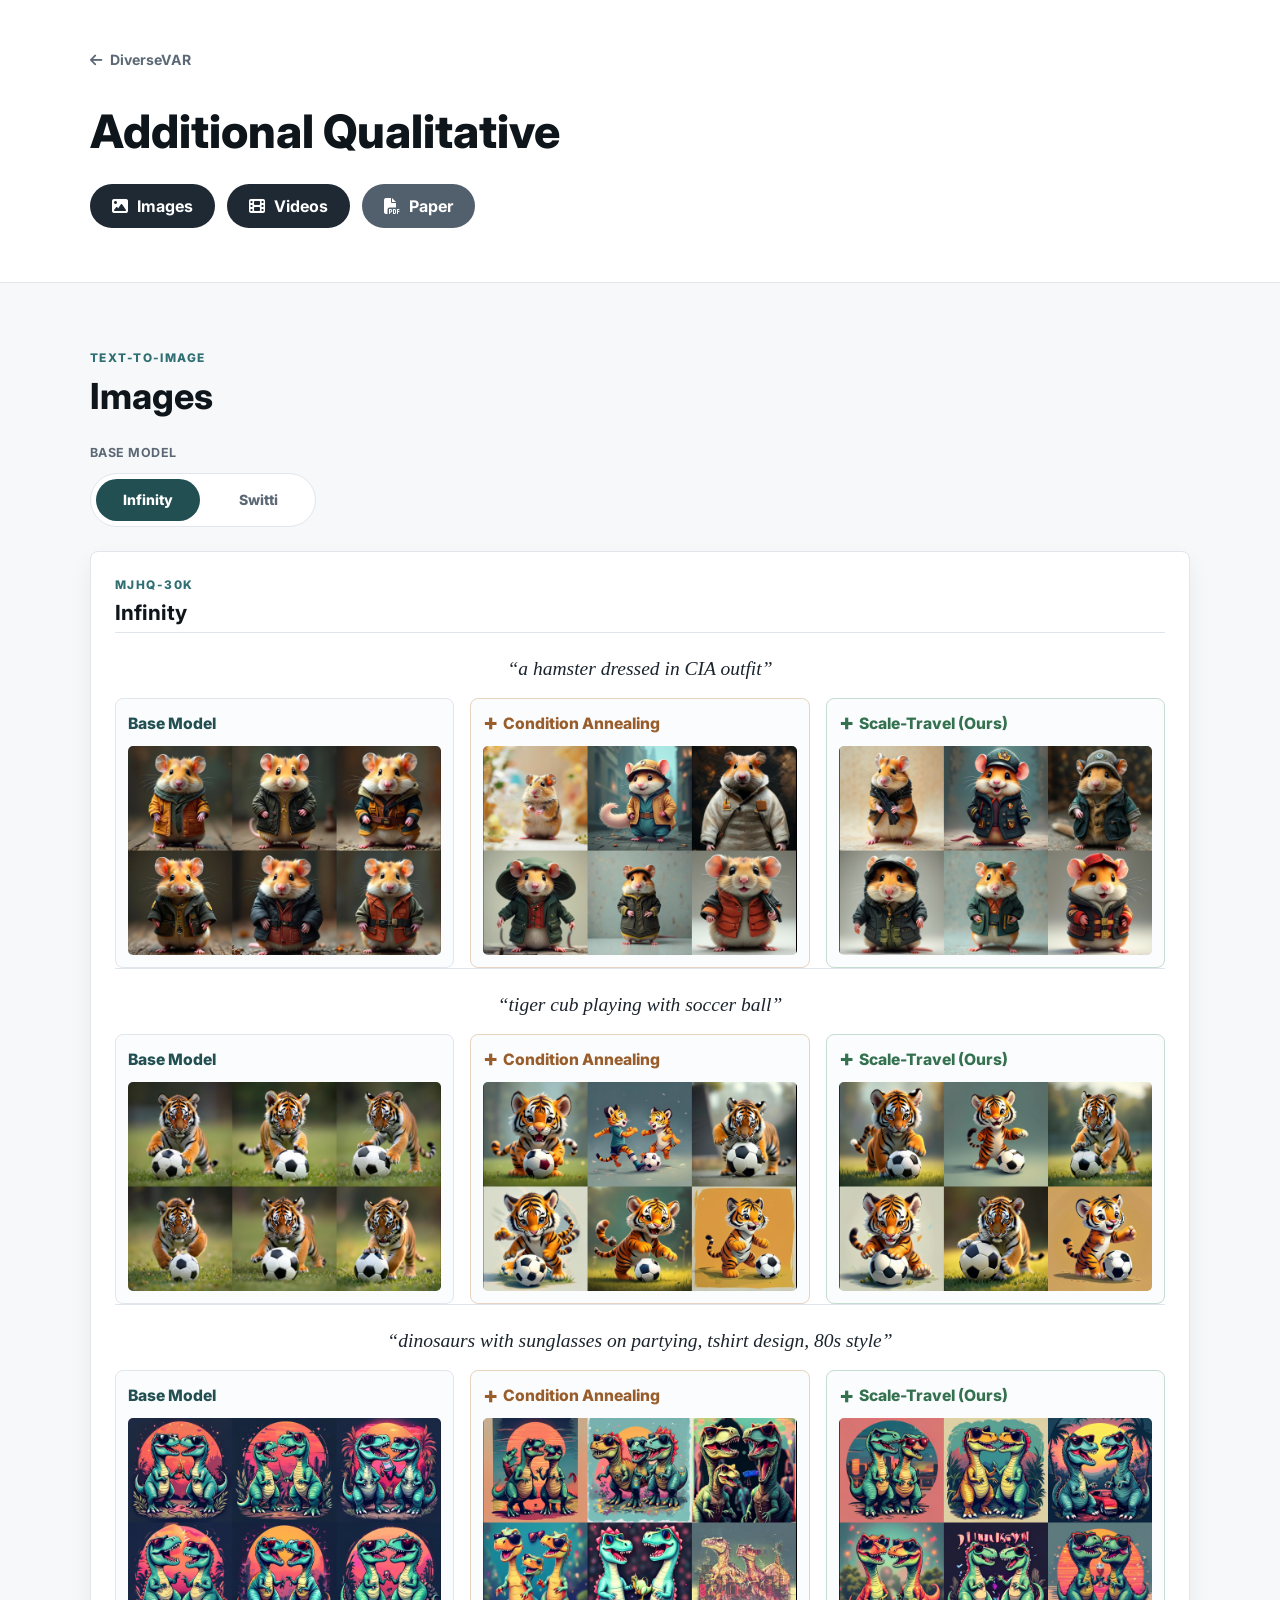
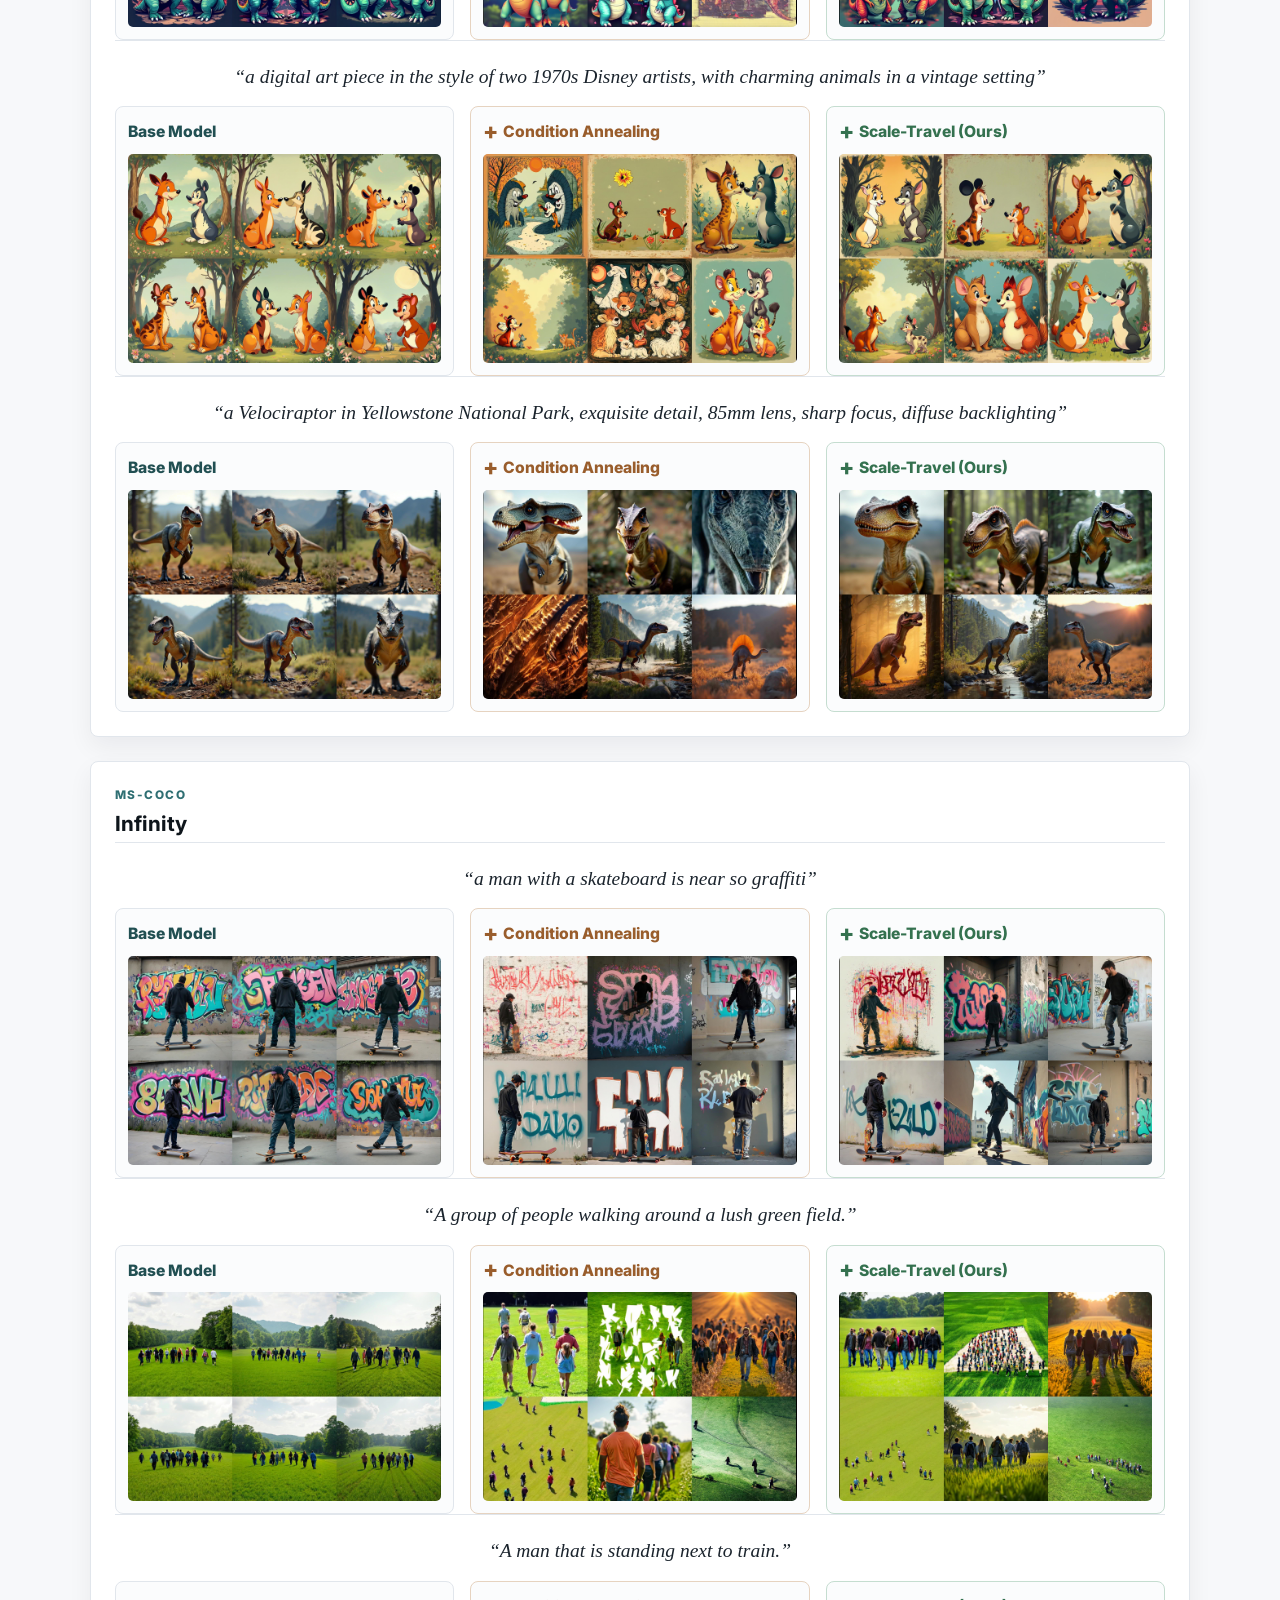
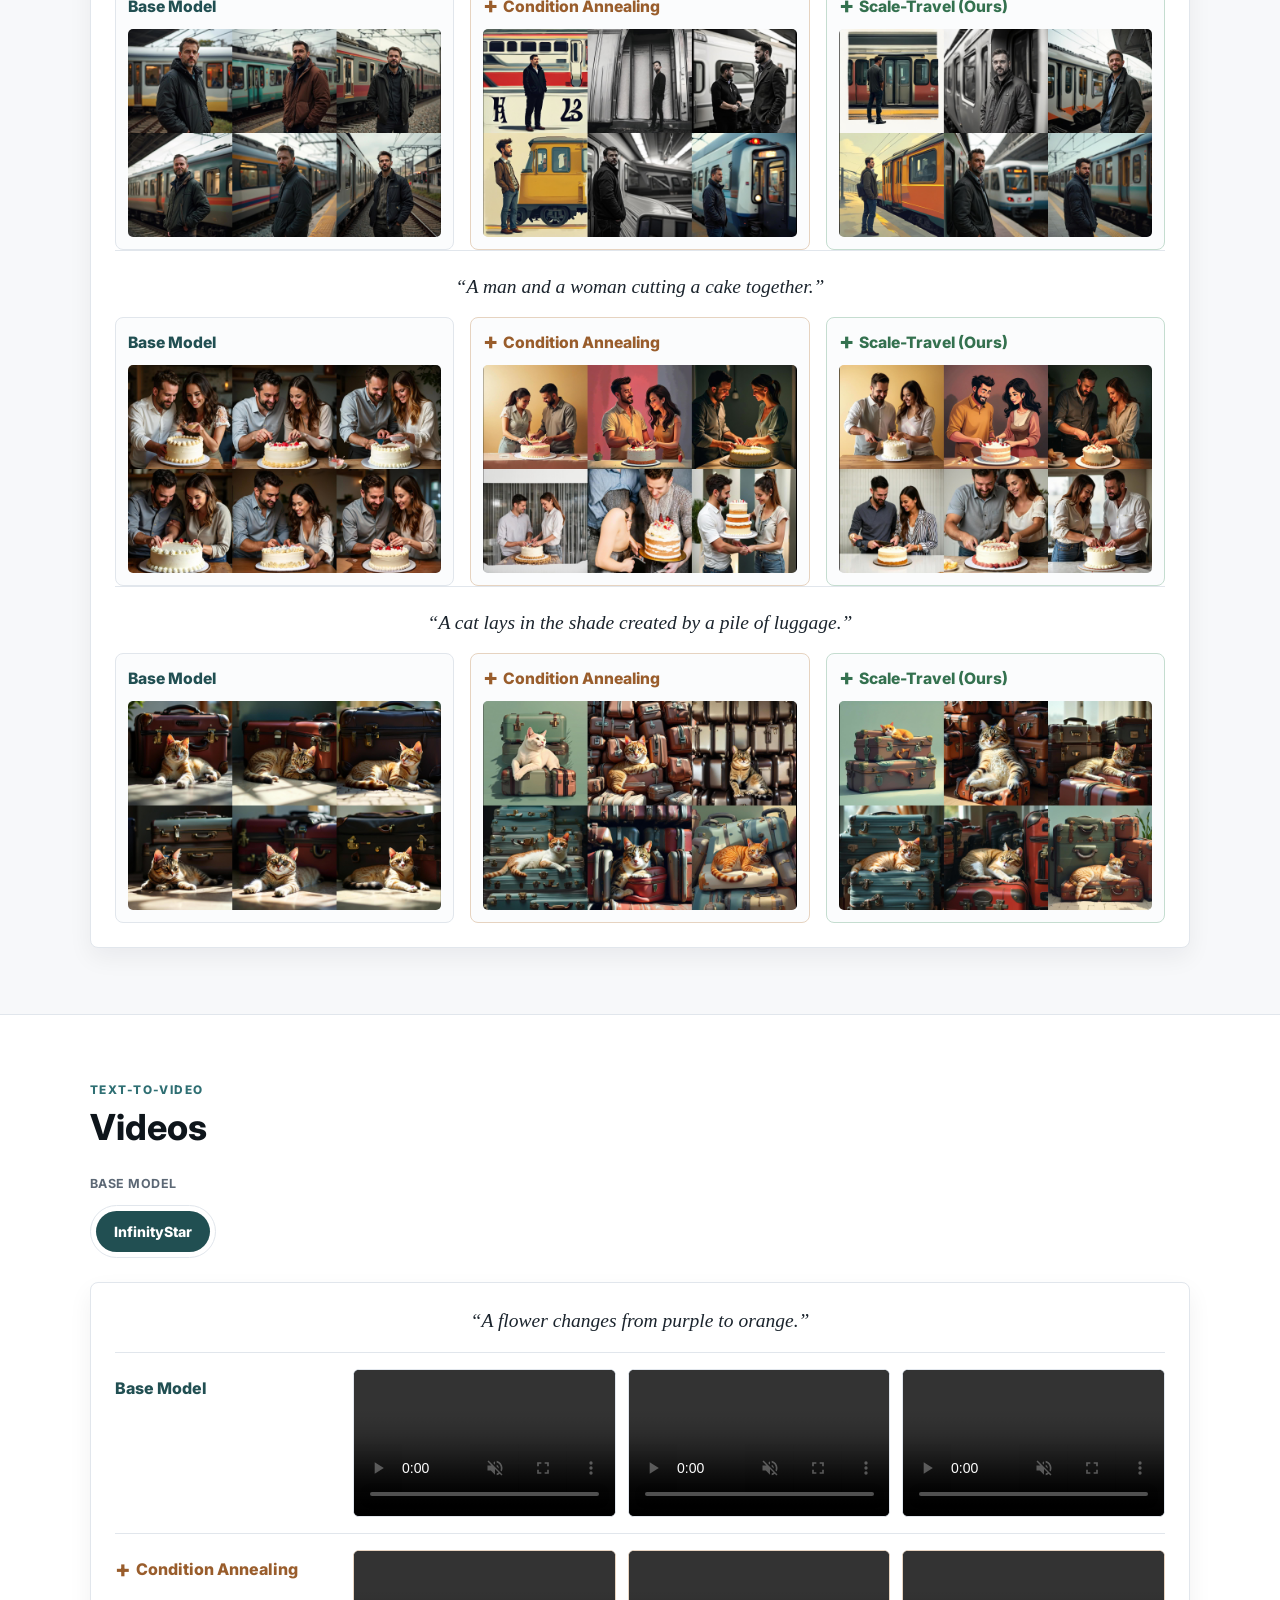
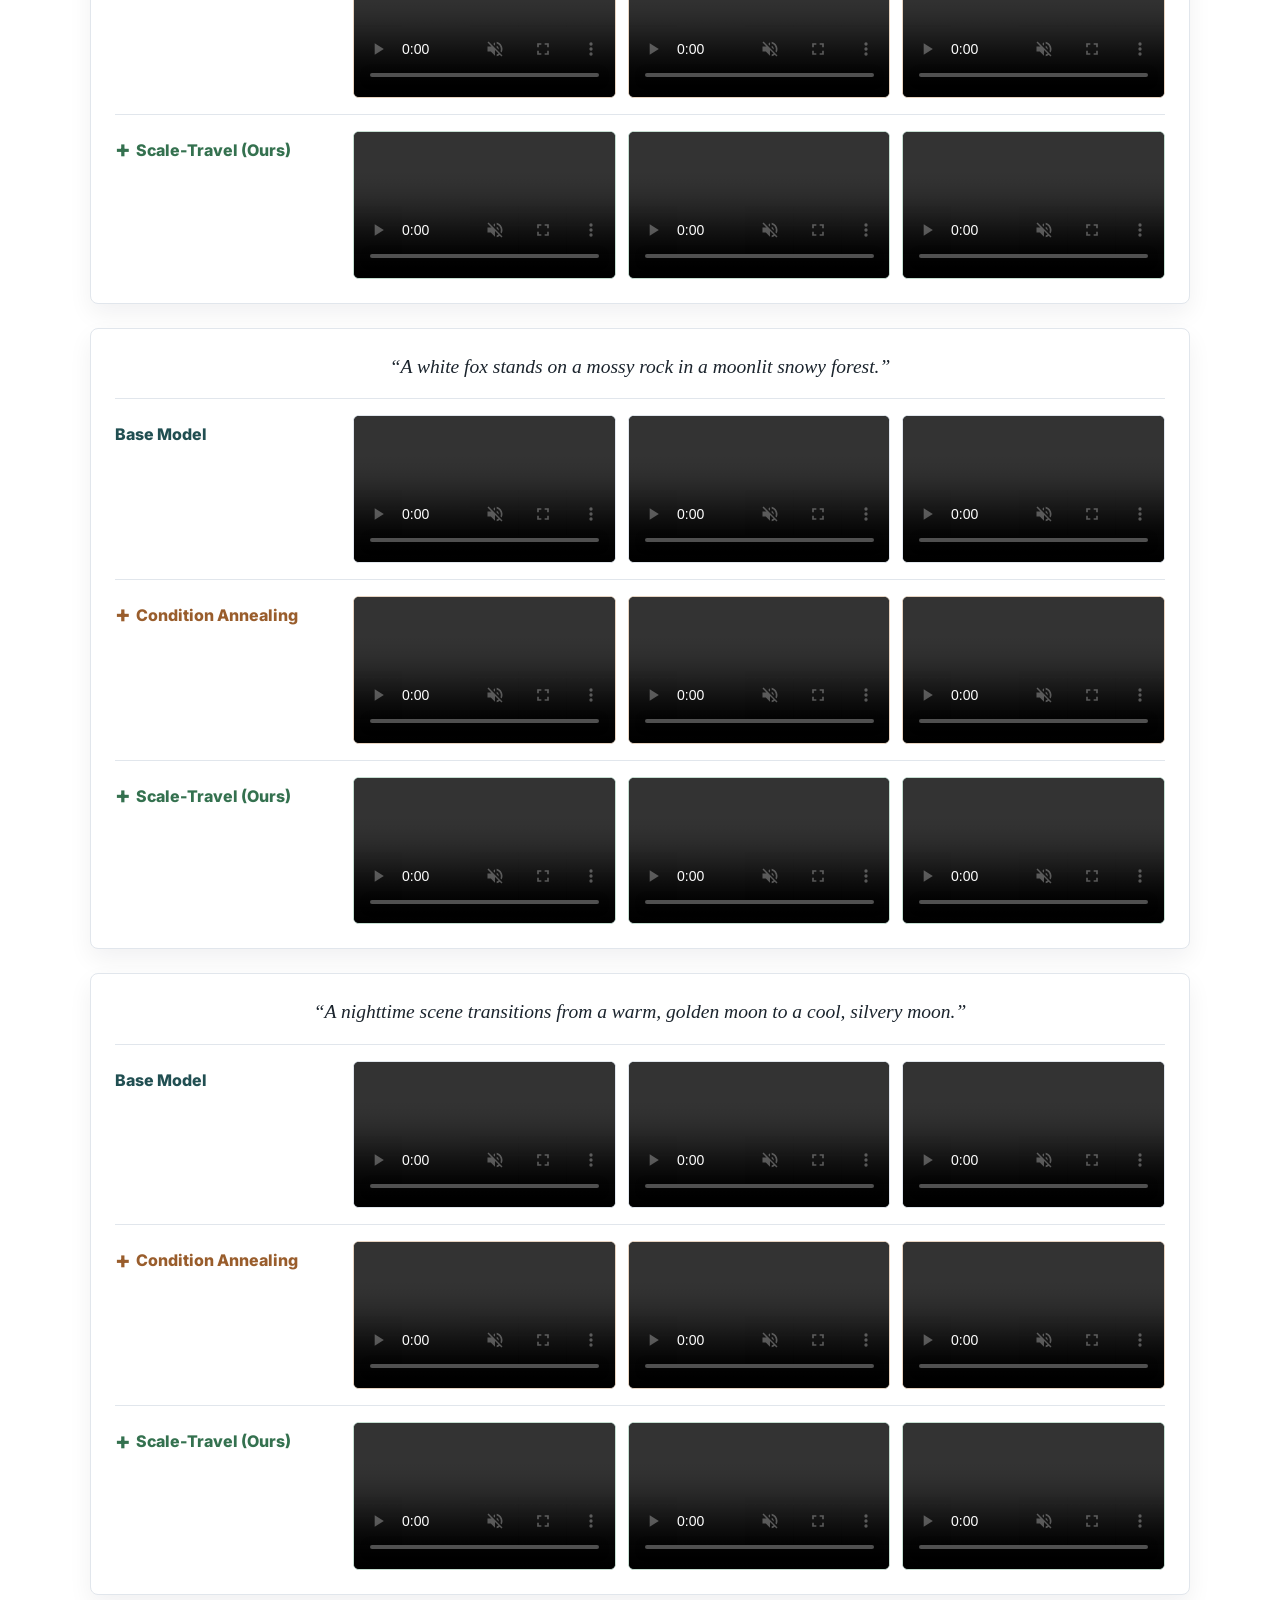
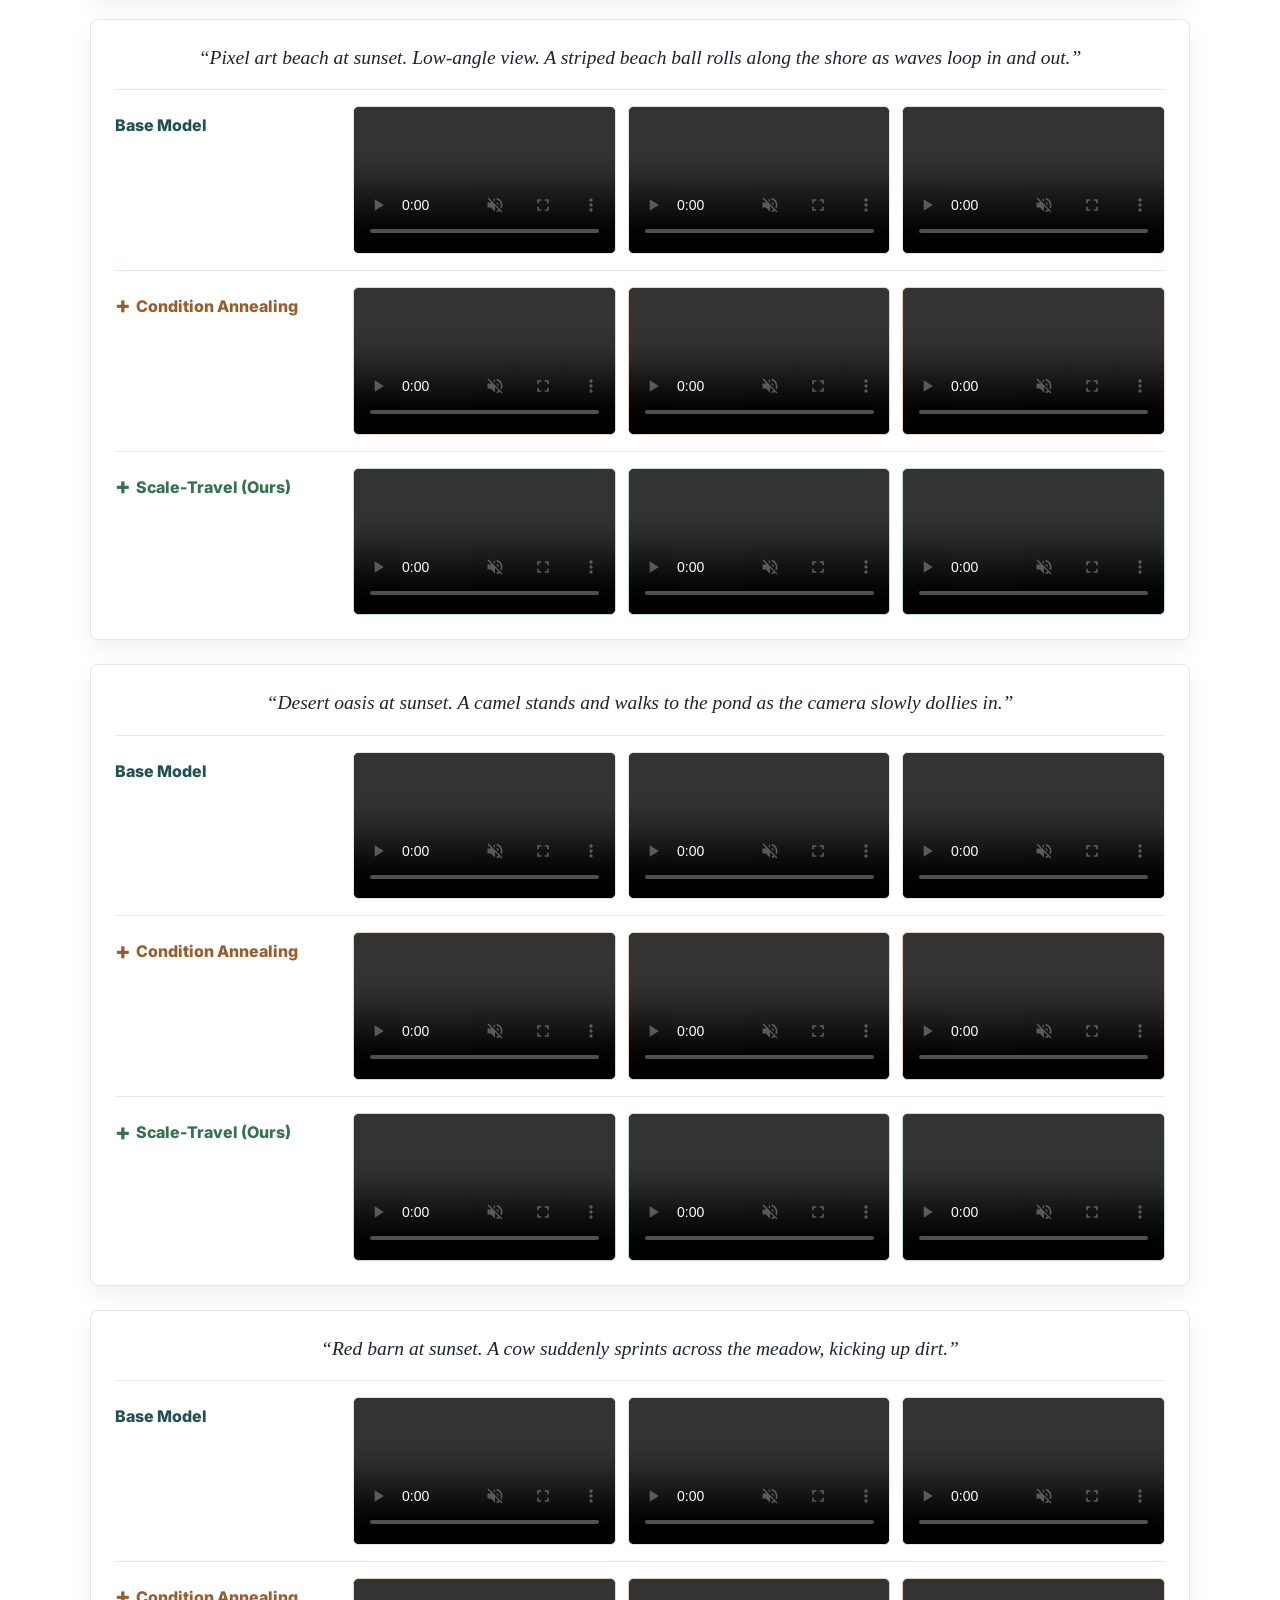
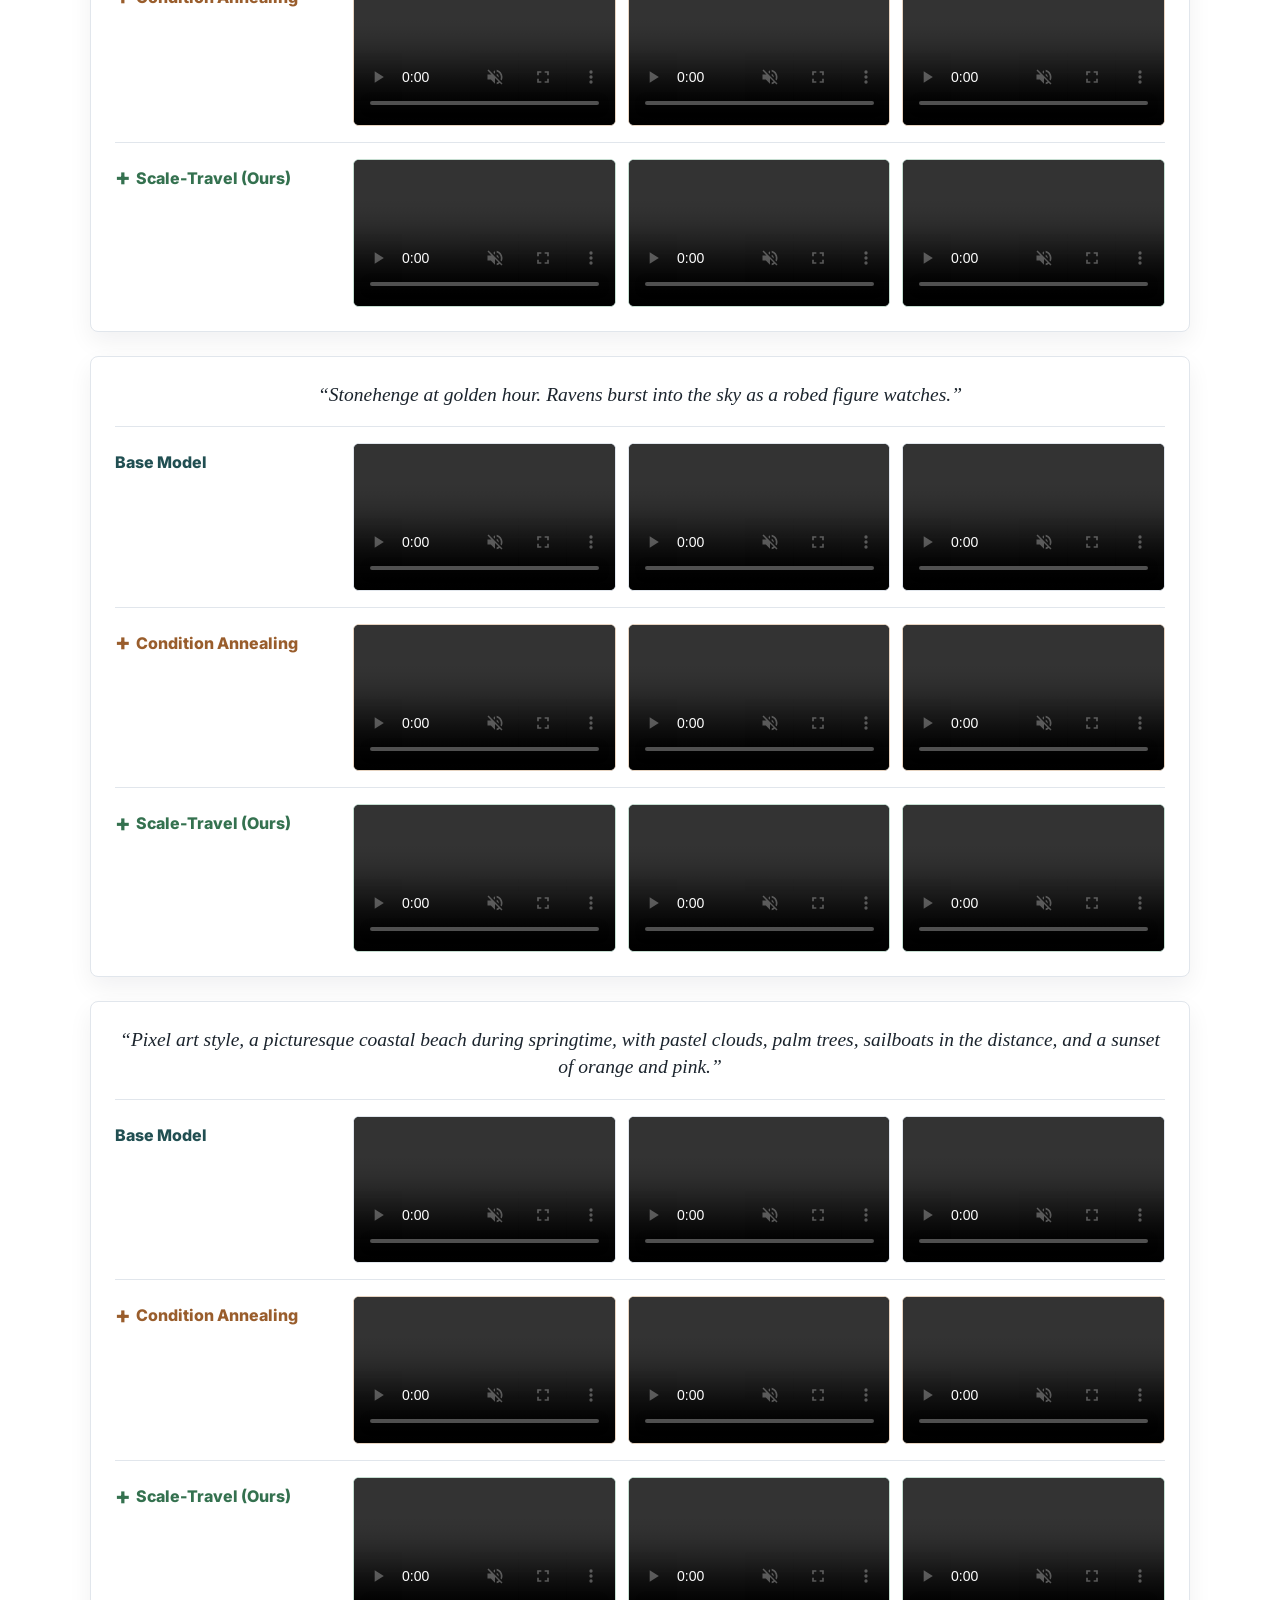
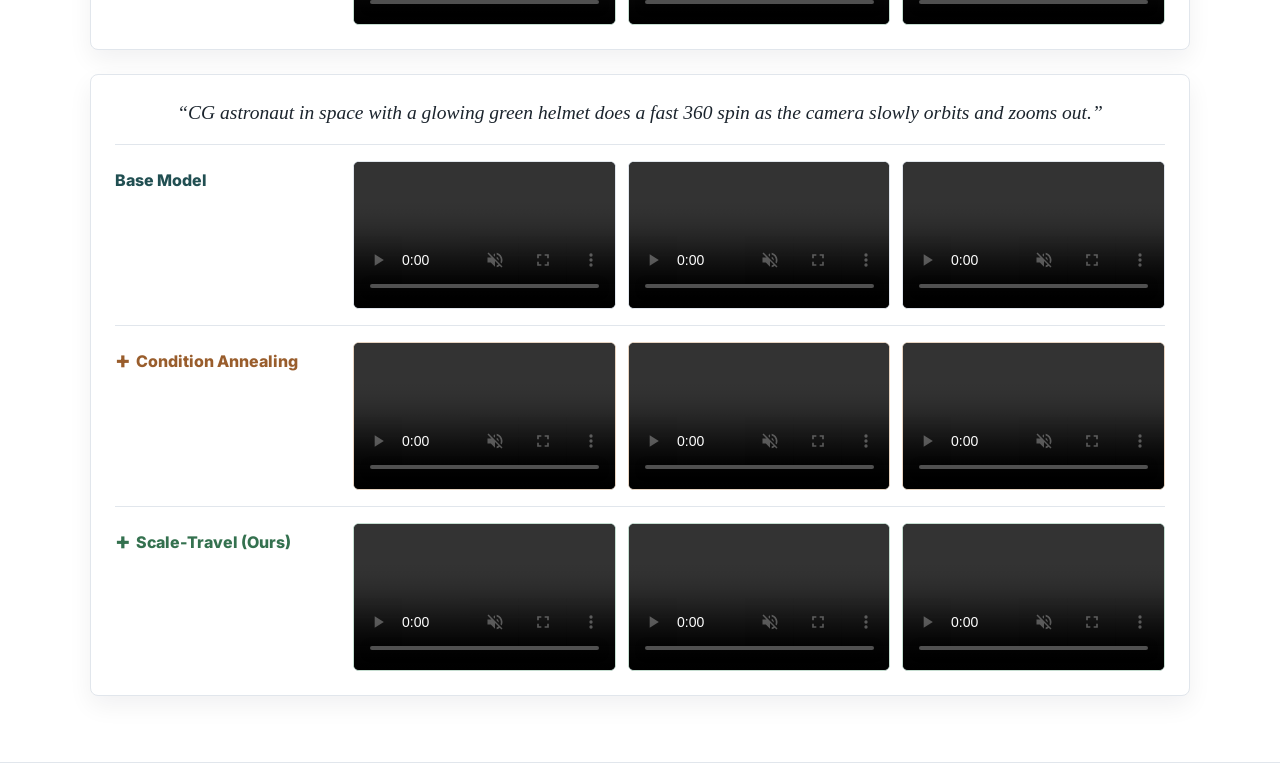
<file: qualitatives.html>
<!DOCTYPE html>
<html lang="en">

<head>
    <meta charset="UTF-8">
    <meta name="viewport" content="width=device-width, initial-scale=1.0">
    <meta name="description" content="DiverseVAR qualitative image and video comparisons">
    <title>Qualitatives | DiverseVAR</title>
    <link rel="stylesheet" href="assets/css/style.css">
    <link rel="preconnect" href="https://fonts.googleapis.com">
    <link rel="preconnect" href="https://fonts.gstatic.com" crossorigin>
    <link href="https://fonts.googleapis.com/css2?family=Inter:wght@300;400;500;600;700;800&display=swap"
        rel="stylesheet">
    <link rel="stylesheet" href="https://cdnjs.cloudflare.com/ajax/libs/font-awesome/6.5.2/css/all.min.css">
</head>

<body>
    <header class="hero qualitative-hero">
        <div class="container hero-inner">
            <a href="index.html" class="back-link"><i class="fas fa-arrow-left"></i> DiverseVAR</a>
            <h1>Additional Qualitative</h1>
            <div class="links">
                <a href="#image-gallery" class="btn">
                    <span class="icon"><i class="fas fa-image"></i></span>
                    Images
                </a>
                <a href="#video-gallery" class="btn">
                    <span class="icon"><i class="fas fa-film"></i></span>
                    Videos
                </a>
                <a href="https://arxiv.org/abs/2511.21415" class="btn muted-link" target="_blank">
                    <span class="icon"><i class="fas fa-file-pdf"></i></span>
                    Paper
                </a>
            </div>
        </div>
    </header>

    <main>
        <section id="image-gallery">
            <div class="container">
                <div class="group-heading">
                    <span class="group-kicker">Text-to-image</span>
                    <h2>Images</h2>
                </div>

                <div class="model-switcher">
                    <input type="radio" name="image-model" id="image-model-infinity" checked>
                    <input type="radio" name="image-model" id="image-model-switti">
                    <span class="switcher-label">Base model</span>
                    <div class="model-switcher-tabs" role="tablist" aria-label="Base model">
                        <label for="image-model-infinity" role="tab">Infinity</label>
                        <label for="image-model-switti" role="tab">Switti</label>
                    </div>
                    <div id="image-model-panels" class="model-panels"></div>
                </div>
            </div>
        </section>

        <section id="video-gallery">
            <div class="container">
                <div class="group-heading">
                    <span class="group-kicker">Text-to-video</span>
                    <h2>Videos</h2>
                </div>

                <div class="model-switcher">
                    <span class="switcher-label">Base model</span>
                    <div class="model-switcher-tabs">
                        <span class="model-tab-static">InfinityStar</span>
                    </div>
                </div>

                <div id="video-list" class="video-grid"></div>
            </div>
        </section>
    </main>

    <script>
        const imageModels = [
            {
                id: "infinity",
                name: "Infinity",
                datasets: [
                    {
                        name: "MJHQ-30K",
                        path: "mjhq",
                        prompts: [
                            "a hamster dressed in CIA outfit",
                            "tiger cub playing with soccer ball",
                            "dinosaurs with sunglasses on partying, tshirt design, 80s style",
                            "a digital art piece in the style of two 1970s Disney artists, with charming animals in a vintage setting",
                            "a Velociraptor in Yellowstone National Park, exquisite detail, 85mm lens, sharp focus, diffuse backlighting"
                        ]
                    },
                    {
                        name: "MS-COCO",
                        path: "mscoco",
                        prompts: [
                            "a man with a skateboard is near so graffiti",
                            "A group of people walking around a lush green field.",
                            "A man that is standing next to train.",
                            "A man and a woman cutting a cake together.",
                            "A cat lays in the shade created by a pile of luggage."
                        ]
                    }
                ]
            },
            {
                id: "switti",
                name: "Switti",
                datasets: [
                    {
                        name: "MJHQ-30K",
                        path: "mjhq_switti",
                        prompts: [
                            "a hamster dressed in CIA outfit",
                            "tiger cub playing with soccer ball",
                            "dinosaurs with sunglasses on partying, tshirt design, 80s style",
                            "a digital art piece in the style of two 1970s Disney artists, with charming animals in a vintage setting",
                            "a Velociraptor in Yellowstone National Park, exquisite detail, 85mm lens, sharp focus, diffuse backlighting"
                        ]
                    },
                    {
                        name: "MS-COCO",
                        path: "mscoco_switti",
                        prompts: [
                            "a man with a skateboard is near so graffiti",
                            "A group of people walking around a lush green field.",
                            "A man that is standing next to train.",
                            "A man and a woman cutting a cake together.",
                            "A cat lays in the shade created by a pile of luggage."
                        ]
                    }
                ]
            }
        ];

        const stages = [
            { id: "base", label: "Base Model", added: false },
            { id: "condition", label: "Condition Annealing", added: true },
            { id: "scale", label: "Scale-Travel (Ours)", added: true }
        ];
        const plusMark = '<span class="stage-plus" aria-hidden="true">+</span>';
        const imageModelPanels = document.getElementById("image-model-panels");

        imageModels.forEach(model => {
            const panel = document.createElement("div");
            panel.className = `model-panel model-panel--${model.id}`;
            panel.setAttribute("role", "tabpanel");
            panel.setAttribute("aria-label", `${model.name} samples`);

            model.datasets.forEach(dataset => {
                const datasetCard = document.createElement("article");
                datasetCard.className = "dataset-card";
                const datasetHeader = document.createElement("header");
                datasetHeader.className = "dataset-card-header";
                datasetHeader.innerHTML = `<span class="dataset-eyebrow">${dataset.name}</span><h3>${model.name}</h3>`;
                datasetCard.appendChild(datasetHeader);

                const sampleStack = document.createElement("div");
                sampleStack.className = "sample-stack";
                dataset.prompts.forEach((prompt, promptIndex) => {
                    const sample = document.createElement("article");
                    sample.className = "sample-case";

                    const promptLine = document.createElement("p");
                    promptLine.className = "sample-prompt";
                    promptLine.textContent = prompt;
                    sample.appendChild(promptLine);

                    const resultGrid = document.createElement("div");
                    resultGrid.className = "result-grid";
                    stages.forEach(stage => {
                        const result = document.createElement("figure");
                        result.className = `result-panel result-panel--${stage.id}`;
                        result.innerHTML = `<figcaption>${stage.added ? plusMark : ""}${stage.label}</figcaption><div class="result-crop result-crop--${stage.id}"></div>`;
                        const image = document.createElement("img");
                        image.src = `assets/qualitatives/image/${dataset.path}/${promptIndex}.jpg`;
                        image.alt = `${model.name}, ${stage.label}, samples for: ${prompt}`;
                        image.loading = "lazy";
                        image.decoding = "async";
                        result.querySelector(".result-crop").appendChild(image);
                        resultGrid.appendChild(result);
                    });
                    sample.appendChild(resultGrid);
                    sampleStack.appendChild(sample);
                });
                datasetCard.appendChild(sampleStack);
                panel.appendChild(datasetCard);
            });
            imageModelPanels.appendChild(panel);
        });

        const videoCases = [
            {
                id: "00_teaser",
                prompt: "A flower changes from purple to orange.",
                files: {
                    base: ["A flower changes from purple to orange.-0.mp4", "A flower changes from purple to orange.-1.mp4", "A flower changes from purple to orange.-2.mp4"],
                    cads: ["A flower changes from purple to orange.-0.mp4", "A flower changes from purple to orange.-1.mp4", "A flower changes from purple to orange.-2.mp4"],
                    ours: ["A flower changes from purple to orange.-0.mp4", "A flower changes from purple to orange.-1.mp4", "A flower changes from purple to orange.-2.mp4"]
                }
            },
            {
                id: "01_fox",
                prompt: "A white fox stands on a mossy rock in a moonlit snowy forest.",
                files: {
                    base: ["00001_20.mp4", "00001_12.mp4", "00001_10.mp4"],
                    cads: ["00000_20.mp4", "00000_12.mp4", "00000_10.mp4"],
                    ours: ["00001_20.mp4", "00001_12.mp4", "00001_10.mp4"]
                }
            },
            {
                id: "02_moon",
                prompt: "A nighttime scene transitions from a warm, golden moon to a cool, silvery moon.",
                files: {
                    base: ["The moon changes from yellow to silver.-0.mp4", "The moon changes from yellow to silver.-1.mp4", "The moon changes from yellow to silver.-2.mp4"],
                    cads: ["The moon changes from yellow to silver.-0.mp4", "The moon changes from yellow to silver.-1.mp4", "The moon changes from yellow to silver.-2.mp4"],
                    ours: ["The moon changes from yellow to silver.-0.mp4", "The moon changes from yellow to silver.-1.mp4", "The moon changes from yellow to silver.-2.mp4"]
                }
            },
            {
                id: "03_beach",
                prompt: "Pixel art beach at sunset. Low-angle view. A striped beach ball rolls along the shore as waves loop in and out.",
                files: {
                    base: ["00000_80.mp4", "00000_42.mp4", "00000_27.mp4"],
                    cads: ["00000_80.mp4", "00000_42.mp4", "00000_27.mp4"],
                    ours: ["00004_80.mp4", "00004_42.mp4", "00004_27.mp4"]
                }
            },
            {
                id: "04_oasis",
                prompt: "Desert oasis at sunset. A camel stands and walks to the pond as the camera slowly dollies in.",
                files: {
                    base: ["00000_84.mp4", "00000_28.mp4", "00000_16.mp4"],
                    cads: ["00000_84.mp4", "00000_28.mp4", "00000_16.mp4"],
                    ours: ["00000_84.mp4", "00000_28.mp4", "00000_16.mp4"]
                }
            },
            {
                id: "05_cow",
                prompt: "Red barn at sunset. A cow suddenly sprints across the meadow, kicking up dirt.",
                files: {
                    base: ["00000_26.mp4", "00000_19.mp4", "00000_13.mp4"],
                    cads: ["00000_26.mp4", "00000_19.mp4", "00000_13.mp4"],
                    ours: ["00000_26.mp4", "00000_19.mp4", "00000_13.mp4"]
                }
            },
            {
                id: "06_stone",
                prompt: "Stonehenge at golden hour. Ravens burst into the sky as a robed figure watches.",
                files: {
                    base: ["00002_21.mp4", "00002_18.mp4", "00002_04.mp4"],
                    cads: ["00002_21.mp4", "00002_18.mp4", "00002_04.mp4"],
                    ours: ["00002_21.mp4", "00002_18.mp4", "00002_04.mp4"]
                }
            },
            {
                id: "07_beach2",
                prompt: "Pixel art style, a picturesque coastal beach during springtime, with pastel clouds, palm trees, sailboats in the distance, and a sunset of orange and pink.",
                files: {
                    base: ["00000_25.mp4", "00000_05.mp4", "00000_02.mp4"],
                    cads: ["00000_25.mp4", "00000_05.mp4", "00000_02.mp4"],
                    ours: ["00000_25.mp4", "00000_05.mp4", "00000_02.mp4"]
                }
            },
            {
                id: "08_space",
                prompt: "CG astronaut in space with a glowing green helmet does a fast 360 spin as the camera slowly orbits and zooms out.",
                files: {
                    base: ["00002_84.mp4", "00002_40.mp4", "00002_39.mp4"],
                    cads: ["00002_84.mp4", "00002_40.mp4", "00002_39.mp4"],
                    ours: ["00002_84.mp4", "00002_40.mp4", "00002_39.mp4"]
                }
            }
        ];

        const methodLabels = {
            base: "Base Model",
            cads: "Condition Annealing",
            ours: "Scale-Travel (Ours)"
        };
        const videoList = document.getElementById("video-list");

        videoCases.forEach((videoCase, caseIndex) => {
            const card = document.createElement("article");
            card.className = "video-case";

            const promptLine = document.createElement("p");
            promptLine.className = "sample-prompt";
            promptLine.textContent = videoCase.prompt;
            card.appendChild(promptLine);

            const matrix = document.createElement("div");
            matrix.className = "video-matrix";
            Object.entries(videoCase.files).forEach(([method, files]) => {
                const row = document.createElement("div");
                row.className = `video-method-row video-method-row--${method}`;
                row.innerHTML = `<div class="video-method-label">${method === "base" ? "" : plusMark}${methodLabels[method]}</div><div class="video-thumb-grid"></div>`;
                const thumbGrid = row.querySelector(".video-thumb-grid");
                files.forEach((file, sampleIndex) => {
                    const video = document.createElement("video");
                    video.controls = true;
                    video.loop = true;
                    video.muted = true;
                    video.playsInline = true;
                    video.preload = "metadata";
                    video.setAttribute("aria-label", `${methodLabels[method]}, sample ${sampleIndex + 1}: ${videoCase.prompt}`);
                    video.src = encodeURI(`assets/qualitatives/video/${videoCase.id}/${method}/videos/${file}`);
                    thumbGrid.appendChild(video);
                });
                matrix.appendChild(row);
            });
            card.appendChild(matrix);
            videoList.appendChild(card);
        });
    </script>
</body>

</html>
</file>
<file: assets/css/style.css>
* {
    box-sizing: border-box;
    margin: 0;
    padding: 0;
}

:root {
    --bg: #f7f8fa;
    --surface: #ffffff;
    --ink: #17202a;
    --muted: #5c6875;
    --line: #e1e6ec;
    --accent: #2f6f73;
    --accent-strong: #214f52;
    --accent-soft: #e8f2f2;
    --code: #101820;
}

html {
    scroll-behavior: smooth;
}

body {
    font-family: "Inter", system-ui, -apple-system, BlinkMacSystemFont, "Segoe UI", sans-serif;
    color: var(--ink);
    background: var(--bg);
    line-height: 1.65;
}

a {
    color: var(--accent-strong);
    text-decoration: none;
}

a:hover {
    text-decoration: underline;
}

img {
    display: block;
    max-width: 100%;
}

.container {
    width: min(1100px, calc(100% - 40px));
    margin: 0 auto;
}

.hero {
    background: var(--surface);
    border-bottom: 1px solid var(--line);
    text-align: center;
    padding: 82px 0 48px;
}

.hero-inner {
    max-width: 1040px;
}

.venue {
    color: var(--accent);
    font-weight: 800;
    letter-spacing: 0.08em;
    text-transform: uppercase;
    margin-bottom: 14px;
}

h1,
h2,
h3 {
    line-height: 1.18;
    color: #0e151b;
}

h1 {
    font-size: clamp(2rem, 4.4vw, 3.7rem);
    font-weight: 800;
    letter-spacing: 0;
    max-width: 1040px;
    margin: 0 auto 24px;
}

h2 {
    font-size: clamp(1.75rem, 2.8vw, 2.45rem);
    font-weight: 760;
    margin-bottom: 18px;
}

h3 {
    font-size: 1.25rem;
    font-weight: 720;
    margin: 30px 0 14px;
}

p {
    margin-bottom: 16px;
}

.authors {
    color: var(--muted);
    margin-bottom: 26px;
    font-size: 1.18rem;
}

.authors p {
    margin-bottom: 4px;
}

.affiliation {
    font-style: italic;
    font-size: 1.04rem;
}

.links {
    display: flex;
    justify-content: center;
    gap: 12px;
    flex-wrap: wrap;
}

.btn {
    display: inline-flex;
    align-items: center;
    justify-content: center;
    gap: 9px;
    min-height: 44px;
    padding: 10px 22px;
    border-radius: 999px;
    background: #1f2933;
    color: #fff;
    font-weight: 700;
    line-height: 1;
    transition: transform 0.18s ease, background 0.18s ease, box-shadow 0.18s ease;
}

.btn:hover {
    color: #fff;
    background: #2d3946;
    text-decoration: none;
    transform: translateY(-1px);
    box-shadow: 0 8px 18px rgba(15, 23, 42, 0.14);
}

section {
    padding: 66px 0;
    border-bottom: 1px solid var(--line);
}

section:nth-child(even) {
    background: var(--surface);
}

.lead,
.section-intro {
    font-size: 1.12rem;
    color: #27323c;
}

.wide-figure {
    margin: 34px 0 10px;
}

.wide-figure img {
    width: 100%;
    height: auto;
    border-radius: 8px;
    background: var(--surface);
    border: 1px solid var(--line);
    box-shadow: 0 12px 28px rgba(15, 23, 42, 0.08);
}

figcaption {
    color: var(--muted);
    font-size: 0.94rem;
    text-align: center;
    margin-top: 12px;
}

.stage-card {
    margin: 30px 0 0;
    padding: 24px;
    border: 1px solid var(--line);
    border-left: 5px solid var(--line);
    border-radius: 10px;
    background: var(--surface);
    box-shadow: 0 10px 24px rgba(15, 23, 42, 0.06);
}

.stage-card--anneal {
    border-color: #ecdac6;
    border-left-color: #e08c3b;
}

.stage-card--travel {
    border-color: #ccdfd3;
    border-left-color: #3f8a5f;
}

.stage-head {
    display: flex;
    flex-wrap: wrap;
    align-items: baseline;
    gap: 6px 12px;
    padding-bottom: 16px;
    border-bottom: 1px solid var(--line);
}

.stage-badge {
    display: grid;
    flex: 0 0 30px;
    place-items: center;
    width: 30px;
    height: 30px;
    border-radius: 9px;
    color: #fff;
    font-size: 0.94rem;
    font-weight: 800;
}

.stage-card--anneal .stage-badge {
    background: #e08c3b;
}

.stage-card--travel .stage-badge {
    background: #3f8a5f;
}

.stage-head h3 {
    margin: 0;
    font-size: 1.45rem;
}

.stage-card--anneal .stage-head h3 {
    color: #a9601f;
}

.stage-card--travel .stage-head h3 {
    color: #2f7150;
}

.stage-head > p {
    flex: 1 1 340px;
    margin: 0;
    color: #384653;
    font-size: 1.02rem;
}

.stage-banner {
    margin: 18px 0 0;
    padding: 13px 18px;
    border: 1px solid #ccdfd3;
    border-radius: 8px;
    background: #f4faf6;
    color: #27323c;
    font-size: 1rem;
}

.plus-mark {
    color: #2f7150;
    font-weight: 800;
}

.minus-mark {
    color: #b4472c;
    font-weight: 800;
}

.stage-body {
    display: grid;
    grid-template-columns: minmax(0, 1fr) 320px;
    align-items: start;
    gap: 24px;
    margin-top: 20px;
}

.stage-body--travel {
    grid-template-columns: minmax(0, 1fr) minmax(0, 1fr);
}

.stage-figure {
    min-width: 0;
    margin: 0;
}

.stage-figure img {
    width: 100%;
    border: 1px solid var(--line);
    border-radius: 8px;
    background: var(--surface);
}

.stage-figure--wide {
    margin-top: 26px;
}

.tradeoff {
    padding: 18px;
    border: 1px solid #ecdac6;
    border-radius: 8px;
    background: #fdf8f2;
}

.tradeoff h4,
.cost-box h4 {
    margin: 0 0 6px;
    font-size: 1.05rem;
    font-weight: 800;
}

.box-label {
    margin: 0 0 14px;
    color: var(--muted);
    font-size: 0.89rem;
    line-height: 1.5;
    text-align: left;
}

.stage-label {
    margin: 18px 0 0;
}

.stage-label + .stage-body {
    margin-top: 14px;
}

.tradeoff ul {
    margin: 0;
    padding: 0;
    list-style: none;
}

.tradeoff li {
    padding-left: 34px;
    color: #27323c;
    font-size: 0.97rem;
}

.tradeoff li + li {
    margin-top: 10px;
}

.tradeoff li::before {
    display: inline-block;
    width: 34px;
    margin-left: -34px;
    font-weight: 800;
}

.tradeoff li.plus::before {
    content: "(+)";
    color: #2f7150;
}

.tradeoff li.minus::before {
    content: "(\2212)";
    color: #b4472c;
}

.algo-figure {
    display: grid;
    min-width: 0;
    margin: 0;
    padding: 18px;
    place-items: center;
    border: 1px solid var(--line);
    border-radius: 8px;
    background: #fbfcfd;
}

.algo-figure img {
    width: 100%;
    max-width: 420px;
}

.cost-box {
    min-width: 0;
    padding: 18px;
    border: 1px solid #ccdfd3;
    border-radius: 8px;
    background: #f7fbf8;
}

.cost-table {
    min-width: 0;
    font-size: 0.92rem;
}

.cost-table th,
.cost-table td {
    padding: 9px 10px;
}

.cost-table thead {
    background: transparent;
}

.cost-table thead th {
    border-bottom: 1px solid #ccdfd3;
    color: #2f7150;
}

.cost-table th:not(:first-child),
.cost-table td:not(:first-child) {
    text-align: right;
}

.cost-table td {
    border-bottom: 1px solid rgba(204, 223, 211, 0.7);
}

.cost-table tbody tr.ours {
    background: rgba(63, 138, 95, 0.09);
}

.table-label {
    margin: 0 0 12px;
    color: var(--muted);
    font-size: 0.92rem;
}

.table-wrap {
    overflow-x: auto;
    background: var(--surface);
    border: 1px solid var(--line);
    border-radius: 8px;
    box-shadow: 0 10px 24px rgba(15, 23, 42, 0.06);
}

.table-wrap + .table-label {
    margin-top: 26px;
}

.table-wrap--narrow table {
    min-width: 420px;
}

table {
    width: 100%;
    min-width: 840px;
    border-collapse: collapse;
    font-size: 0.94rem;
}

th,
td {
    padding: 12px 14px;
    text-align: center;
    border-bottom: 1px solid var(--line);
}

th:first-child,
td:first-child {
    text-align: left;
    font-weight: 700;
}

thead {
    background: var(--accent-soft);
}

thead th {
    color: #15383a;
    font-weight: 800;
}

tbody tr:last-child td {
    border-bottom: none;
}

tbody tr.ours {
    background: #f2f8f8;
}

pre {
    overflow-x: auto;
    background: var(--code);
    color: #edf2f7;
    padding: 22px;
    border-radius: 8px;
    font-size: 0.92rem;
    line-height: 1.55;
}

code {
    font-family: "SFMono-Regular", Consolas, "Liberation Mono", Menlo, monospace;
}

.figure-plain img {
    border-color: transparent;
    box-shadow: none;
}

@media (max-width: 760px) {
    .container {
        width: min(100% - 28px, 1100px);
    }

    .hero {
        padding: 58px 0 36px;
    }

    section {
        padding: 48px 0;
    }

    .stage-card {
        padding: 16px;
    }

    .stage-body,
    .stage-body--travel {
        grid-template-columns: 1fr;
        gap: 18px;
    }

    .algo-figure,
    .cost-box {
        padding: 14px;
    }

    .links {
        align-items: stretch;
        flex-direction: column;
    }

    .btn {
        width: 100%;
    }

    figcaption {
        text-align: left;
    }
}

/* Qualitatives page */

.qualitative-hero {
    padding: 46px 0 54px;
    text-align: left;
}

.qualitative-hero .hero-inner {
    max-width: 1100px;
}

.back-link {
    display: inline-flex;
    align-items: center;
    gap: 8px;
    margin-bottom: 32px;
    color: var(--muted);
    font-size: 0.88rem;
    font-weight: 700;
}

.back-link:hover {
    color: var(--accent-strong);
}

.qualitative-hero h1 {
    margin: 0 0 26px;
    font-size: clamp(1.9rem, 3.6vw, 3rem);
}

.qualitative-hero .links {
    justify-content: flex-start;
}

.btn.muted-link {
    background: #52606d;
}

.group-heading {
    margin-bottom: 26px;
}

.group-heading h2 {
    margin: 6px 0 0;
}

.group-kicker,
.dataset-eyebrow {
    display: block;
    color: var(--accent);
    font-size: 0.74rem;
    font-weight: 800;
    letter-spacing: 0.12em;
    text-transform: uppercase;
}

.model-switcher > input {
    position: absolute;
    width: 1px;
    height: 1px;
    overflow: hidden;
    clip: rect(0 0 0 0);
    white-space: nowrap;
}

.switcher-label {
    display: block;
    margin-bottom: 10px;
    color: var(--muted);
    font-size: 0.78rem;
    font-weight: 700;
    letter-spacing: 0.04em;
    text-transform: uppercase;
}

.model-switcher-tabs {
    display: inline-flex;
    align-items: center;
    gap: 6px;
    margin-bottom: 24px;
    padding: 5px;
    border: 1px solid var(--line);
    border-radius: 999px;
    background: var(--surface);
}

.model-switcher-tabs label,
.model-tab-static {
    min-width: 104px;
    padding: 9px 18px;
    border-radius: 999px;
    color: var(--muted);
    cursor: pointer;
    font-size: 0.88rem;
    font-weight: 800;
    text-align: center;
    transition: color 0.18s ease, background 0.18s ease;
}

.model-switcher-tabs label:hover {
    color: var(--accent-strong);
}

#image-model-infinity:checked ~ .model-switcher-tabs label[for="image-model-infinity"],
#image-model-switti:checked ~ .model-switcher-tabs label[for="image-model-switti"] {
    color: #fff;
    background: var(--accent-strong);
}

.model-tab-static {
    color: #fff;
    background: var(--accent-strong);
    cursor: default;
}

.model-panel {
    display: none;
}

#image-model-infinity:checked ~ .model-panels .model-panel--infinity,
#image-model-switti:checked ~ .model-panels .model-panel--switti {
    display: grid;
    gap: 24px;
}

.dataset-card,
.video-case {
    padding: 24px;
    border: 1px solid var(--line);
    border-radius: 8px;
    background: var(--surface);
    box-shadow: 0 10px 24px rgba(15, 23, 42, 0.06);
}

.dataset-card-header {
    margin-bottom: 6px;
}

.dataset-card-header h3 {
    margin: 6px 0 0;
    font-size: 1.3rem;
}

.sample-case {
    padding-top: 22px;
    border-top: 1px solid var(--line);
}

.sample-prompt {
    margin-bottom: 16px;
    color: #1b242d;
    font-family: Georgia, "Times New Roman", "Noto Serif", serif;
    font-size: 1.22rem;
    font-style: italic;
    font-weight: 400;
    line-height: 1.4;
    text-align: center;
}

.sample-prompt::before {
    content: "\201C";
}

.sample-prompt::after {
    content: "\201D";
}

.result-grid {
    display: grid;
    grid-template-columns: repeat(3, minmax(0, 1fr));
    gap: 16px;
}

.result-panel {
    min-width: 0;
    margin: 0;
    padding: 12px;
    border: 1px solid var(--line);
    border-radius: 8px;
    background: #fbfcfd;
}

.result-panel figcaption {
    margin: 0 0 9px;
    color: var(--accent-strong);
    font-size: 0.98rem;
    font-weight: 800;
    text-align: left;
}

.stage-plus {
    display: inline-block;
    margin-right: 5px;
    font-size: 1.45em;
    font-weight: 800;
    line-height: 0;
    vertical-align: -0.06em;
}

.result-panel--condition {
    border-color: #e6d3c0;
}

.result-panel--condition figcaption {
    color: #995d2c;
}

.result-panel--scale {
    border-color: #c5ddd0;
}

.result-panel--scale figcaption {
    color: #34714f;
}

.result-crop {
    overflow: hidden;
    aspect-ratio: 3 / 2;
    border-radius: 5px;
    background: #e9eef0;
}

.result-crop img {
    width: 300%;
    max-width: none;
    height: 100%;
    object-fit: fill;
}

.result-crop--condition img {
    transform: translateX(-33.333333%);
}

.result-crop--scale img {
    transform: translateX(-66.666667%);
}

.video-grid {
    display: grid;
    gap: 24px;
}

.video-case .sample-prompt {
    margin-bottom: 18px;
}

.video-matrix {
    display: grid;
    gap: 16px;
}

.video-method-row {
    display: grid;
    grid-template-columns: 218px minmax(0, 1fr);
    align-items: start;
    gap: 20px;
    padding-top: 16px;
    border-top: 1px solid var(--line);
}

.video-method-label {
    padding-top: 6px;
    color: var(--accent-strong);
    font-size: 1rem;
    font-weight: 800;
}

.video-method-row--cads .video-method-label {
    color: #995d2c;
}

.video-method-row--ours .video-method-label {
    color: #34714f;
}

.video-thumb-grid {
    display: grid;
    grid-template-columns: repeat(3, minmax(0, 1fr));
    gap: 12px;
}

.video-thumb-grid video {
    display: block;
    width: 100%;
    aspect-ratio: 16 / 9;
    border: 1px solid var(--line);
    border-radius: 6px;
    background: #101820;
    object-fit: cover;
}

.video-method-row--cads video {
    border-color: #e6d3c0;
}

.video-method-row--ours video {
    border-color: #c5ddd0;
}

@media (max-width: 760px) {
    .qualitative-hero {
        padding: 34px 0 40px;
    }

    .back-link {
        margin-bottom: 24px;
    }

    .model-switcher-tabs {
        display: flex;
        width: 100%;
        border-radius: 12px;
    }

    .model-switcher-tabs label,
    .model-tab-static {
        flex: 1;
        min-width: 0;
    }

    .dataset-card,
    .video-case {
        padding: 16px;
    }

    .result-grid {
        grid-template-columns: 1fr;
        gap: 12px;
    }

    .result-panel {
        padding: 10px;
    }

    .video-method-row {
        grid-template-columns: 1fr;
        gap: 8px;
    }

    .video-method-label {
        padding-top: 0;
    }

    .video-thumb-grid {
        gap: 7px;
    }
}
</file>
